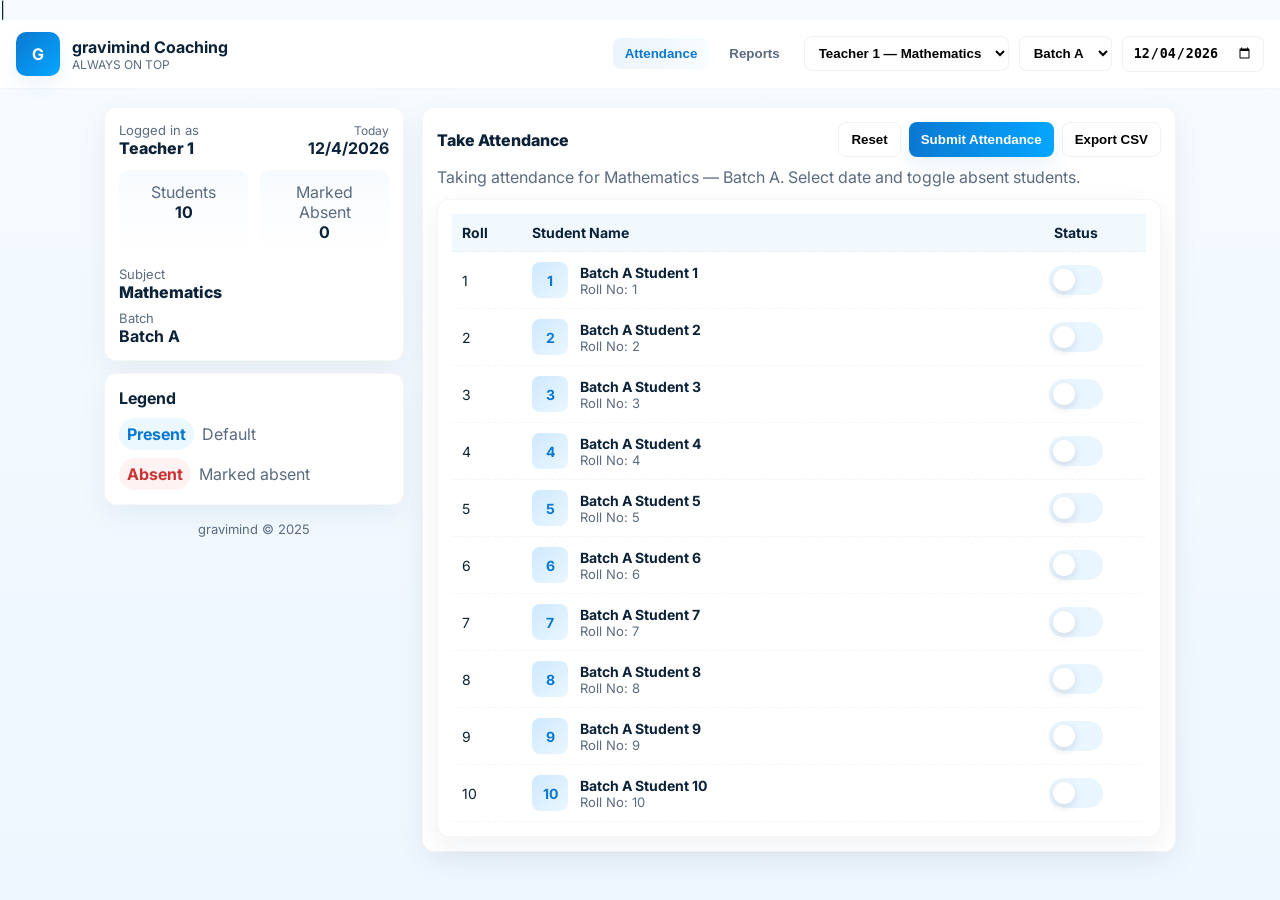
<file: index.html>
<html>

<head>
|<title>Smart Coaching — Attendance & Reports</title>
<link href="https://fonts.googleapis.com/css2?family=Inter:wght@400;600;700&display=swap" rel="stylesheet">
<link rel="stylesheet" href="styles.css">
</head>
<body>
<header>
  <div class="brand">
    <div class="logo">G</div>
    <div>
      <h1>gravimind Coaching </h1>
      <div class="muted" style="font-size:12px">ALWAYS ON TOP</div>
    </div>
  </div>

  <div style="display:flex;align-items:center;gap:12px">
    <nav>
      <button id="navAttendance" class="active" onclick="showView('attendance')">Attendance</button>
      <button id="navReports" onclick="showView('reports')">Reports</button>
    </nav>
    <div class="top-controls">
      <select id="teacherSelect" aria-label="Select Teacher"></select>
      <select id="batchSelect" aria-label="Select Batch"></select>
      <input type="date" id="attDate">
    </div>
  </div>
</header>

<main>
  <div class="grid">
    <aside>
      <div class="card">
        <div style="display:flex;justify-content:space-between;align-items:center">
          <div>
            <div class="muted" style="font-size:13px">Logged in as</div>
            <div id="teacherName" style="font-weight:800">Teacher Name</div>
          </div>
          <div style="text-align:right">
            <div class="muted" style="font-size:12px">Today</div>
            <div id="todayDate" style="font-weight:700"></div>
          </div>
        </div>

        <div class="stat-row">
          <div class="stat">
            <div class="muted">Students</div>
            <strong id="totalStudents">0</strong>
          </div>
          <div class="stat">
            <div class="muted">Marked Absent</div>
            <strong id="absentCount">0</strong>
          </div>
        </div>

        <div style="margin-top:12px">
          <div class="muted" style="font-size:13px">Subject</div>
          <div id="subjectName" style="font-weight:800">Subject</div>
          <div class="muted" style="font-size:13px;margin-top:8px">Batch</div>
          <div id="batchName" style="font-weight:700">Batch</div>
        </div>
      </div>

      <div style="height:12px"></div>

      <div class="card">
        <div style="display:flex;justify-content:space-between;align-items:center">
          <div style="font-weight:700">Legend</div>
        </div>
        <div style="margin-top:10px;display:flex;gap:8px;flex-direction:column">
          <div style="display:flex;gap:8px;align-items:center"><div style="padding:6px 8px;border-radius:999px;background:rgba(6,166,255,0.08);color:var(--accent);font-weight:700">Present</div><div class="muted">Default</div></div>
          <div style="display:flex;gap:8px;align-items:center"><div style="padding:6px 8px;border-radius:999px;background:rgba(255,90,90,0.08);color:#c33;font-weight:700">Absent</div><div class="muted">Marked absent</div></div>
        </div>
      </div>

      <div class="footer"> gravimind © 2025</div>
    </aside>

    <section id="viewArea">
      <!-- Attendance view -->
      <div id="attendanceView" class="card">
        <div style="display:flex;justify-content:space-between;align-items:center">
          <div style="font-weight:800">Take Attendance</div>
          <div style="display:flex;gap:8px">
            <button class="btn ghost" onclick="resetAll()">Reset</button>
            <button class="btn primary" onclick="openSummary()">Submit Attendance</button>
            <button class="btn ghost" onclick="exportAttendanceCSV()">Export CSV</button>
          </div>
        </div>

        <div class="muted" id="subInfo" style="margin-top:10px">Select teacher, batch and date, then toggle absent students</div>

        <div style="margin-top:12px" class="card">
          <table id="studentsTable">
            <thead>
              <tr><th style="width:70px">Roll</th><th>Student Name</th><th style="width:140px;text-align:center">Status</th></tr>
            </thead>
            <tbody></tbody>
          </table>
        </div>
      </div>

      <!-- Reports view -->
      <div id="reportsView" class="card" style="display:none">
        <div style="display:flex;justify-content:space-between;align-items:center">
          <div style="font-weight:800">Reports</div>
          <div style="display:flex;gap:8px;align-items:center">
            <input type="text" id="studentSearch" placeholder="Search student name or roll" style="padding:8px;border-radius:8px;border:1px solid rgba(11,34,60,0.06)">
            <button class="btn primary" onclick="generateReport()">Generate Report</button>
            <button class="btn ghost" onclick="clearReport()">Clear</button>
          </div>
        </div>

        <div id="reportsArea" style="margin-top:12px">
          <div class="muted">Use the student search to view individual student report, or click "Generate Report" to see batch summary.</div>
          <div id="reportContent" style="margin-top:12px"></div>
        </div>
      </div>

    </section>
  </div>
</main>

<!-- Modal -->
<div class="modal-backdrop" id="modalBackdrop">
  <div class="modal-card">
    <div style="display:flex;justify-content:space-between;align-items:center">
      <div style="font-weight:800">Attendance Summary</div>
      <button class="btn ghost" onclick="closeModal()">Close</button>
    </div>
    <div style="margin-top:12px" id="modalBody"></div>
    <div style="display:flex;gap:8px;justify-content:flex-end;margin-top:12px">
      <button class="btn ghost" onclick="closeModal()">Cancel</button>
      <button class="btn primary" onclick="confirmSubmit()">Confirm & Save</button>
    </div>
  </div>
</div>

<script src="model.js"></script>
<script src="view.js"></script>
<script src="controller.js"></script>
<script src="main.js"></script>
</body>
</html>
</file>
<file: styles.css>
:root{
    --bg:#f4f8ff;
    --white:#ffffff;
    --muted:#5b6b80;
    --accent:#0b78d1;
    --accent-2:#06a6ff;
    --card-shadow: 0 10px 30px rgba(11,34,60,0.06);
    --radius:12px;
    font-family: Inter, ui-sans-serif, system-ui, -apple-system, 'Segoe UI', Roboto, Arial;
    color:#0b2238;
  }
  *{
    box-sizing:border-box
  }

  body{
    margin:0;
    background:linear-gradient(180deg,#f6fbff 0%,#eef7ff 100%);
    -webkit-font-smoothing:antialiased;
  }
  header{
    background:var(--white);border-bottom:1px solid rgba(11,34,60,0.04);
    padding:12px 16px;display:flex;
    align-items:center;
    justify-content:space-between;
    gap:12px;
    position:sticky;top:0;
    z-index:5}

  .brand{
    display:flex;
    align-items:center;
    gap:12px
  }

  .logo{
    width:44px;
    height:44px;
    border-radius:10px;
    background:linear-gradient(135deg,var(--accent),var(--accent-2));
    display:flex;align-items:center;
    justify-content:center;
    color:white;
    font-weight:700;
    box-shadow:0 8px 20px rgba(11,120,209,0.08)
  }

  h1{
    margin:0;
    font-size:16px
  }

  .top-controls{
    display:flex;
    align-items:center;
    gap:10px
  }
  select, input[type=date]{
    padding:8px 10px;
    border-radius:8px;
    border:1px solid rgba(11,34,60,0.06);
    background:white;
    font-weight:600}

  nav{
    display:flex;
    gap:8px;
    align-items:center
  }
  
  nav button{
    background:transparent;
    border:0;
    padding:8px 12px;
    border-radius:8px;
    cursor:pointer;
    font-weight:700;
    color:var(--muted)
  }

  nav button.active{
    background:linear-gradient(90deg, rgba(11,120,209,0.08), rgba(6,166,255,0.03));
    color:var(--accent)
  }

  main{
    max-width:1100px;
    margin:18px auto;
    padding:0 14px
  }

  .grid{
    display:grid;
    grid-template-columns:300px 1fr;
    gap:18px;
    align-items:start
  }

  .card{
    background:var(--white);
    padding:14px;
    border-radius:var(--radius);
    box-shadow:var(--card-shadow);
    border:1px solid rgba(11,34,60,0.04)
  }

  .muted{
    color:var(--muted)
  }

  .stat-row{
    display:flex;
    gap:12px;
    margin-top:12px
  }

  .stat{
    flex:1;
    padding:12px;
    border-radius:10px;
    background:linear-gradient(180deg,rgba(11,120,209,0.03),transparent);
    text-align:center
  }

  table{
    width:100%;
    border-collapse:collapse
  }

  th,td{
    padding:10px;
    text-align:left;
    border-bottom:1px dashed rgba(11,34,60,0.04);
    font-size:14px
  }

  th{
    background:#f1f9ff
  }

  .btn{
    padding:9px 12px;
    border-radius:8px;
    border:0;
    cursor:pointer;
    font-weight:700
  }

  .btn.primary{
    background:linear-gradient(90deg,var(--accent),var(--accent-2));
    color:white;
    box-shadow:0 10px 20px rgba(11,120,209,0.08)
  }

  .btn.ghost{
    background:transparent;
    border:1px solid rgba(11,34,60,0.06)
  }

  .student-row{
    display:flex;
    align-items:center;
    justify-content:space-between;
    padding:8px;
    border-radius:8px;
    margin-bottom:8px
  }

  .avatar{
    width:36px;height:36px;
    border-radius:8px;
    background:linear-gradient(135deg,#cfe9ff,#eaf7ff);
    display:flex;
    align-items:center;
    justify-content:center;
    font-weight:700;
    color:var(--accent)
  }

  .toggle-switch{
    width:54px;
    height:30px;
    border-radius:20px;
    background:#e9f5ff;
    display:inline-flex;
    align-items:center;
    padding:4px;
    cursor:pointer;
    position:relative
  }

  .toggle-knob{width:22px;
    height:22px;
    border-radius:50%;
    background:white;
    box-shadow:0 3px 8px rgba(11,34,60,0.12);
    transition:all .18s
  }

  .toggle-switch.absent{
    background:linear-gradient(90deg,#ffecec,#ffd6d6)
  }

  .toggle-switch.absent .toggle-knob{
    transform:translateX(24px)
  }

  .modal-backdrop{
    position:fixed;
    inset:0;
    background:rgba(11,34,60,0.4);
    display:none;
    align-items:center;
    justify-content:center;
    z-index:50
  }

  .modal-backdrop.show{
    display:flex
  }

  .modal-card
  {width:520px;
    padding:18px;
    border-radius:12px;
    background:var(--white);
    box-shadow:var(--card-shadow);
    border:1px solid rgba(11,34,60,0.06)
  }

  .footer{
    margin-top:16px;
    text-align:center;
    color:var(--muted);
    font-size:13px
  }


  /* responsive */
  @media (max-width:900px){
    .grid{
      grid-template-columns:1fr;
       padding:0 12px
      }

    header{
      flex-direction:column;
      align-items:flex-start;
      gap:12px
    }

    .top-controls{
      width:100%;
      justify-content:space-between
    }
    nav{
      width:100%;
      overflow:auto
    }
  }
</file>
